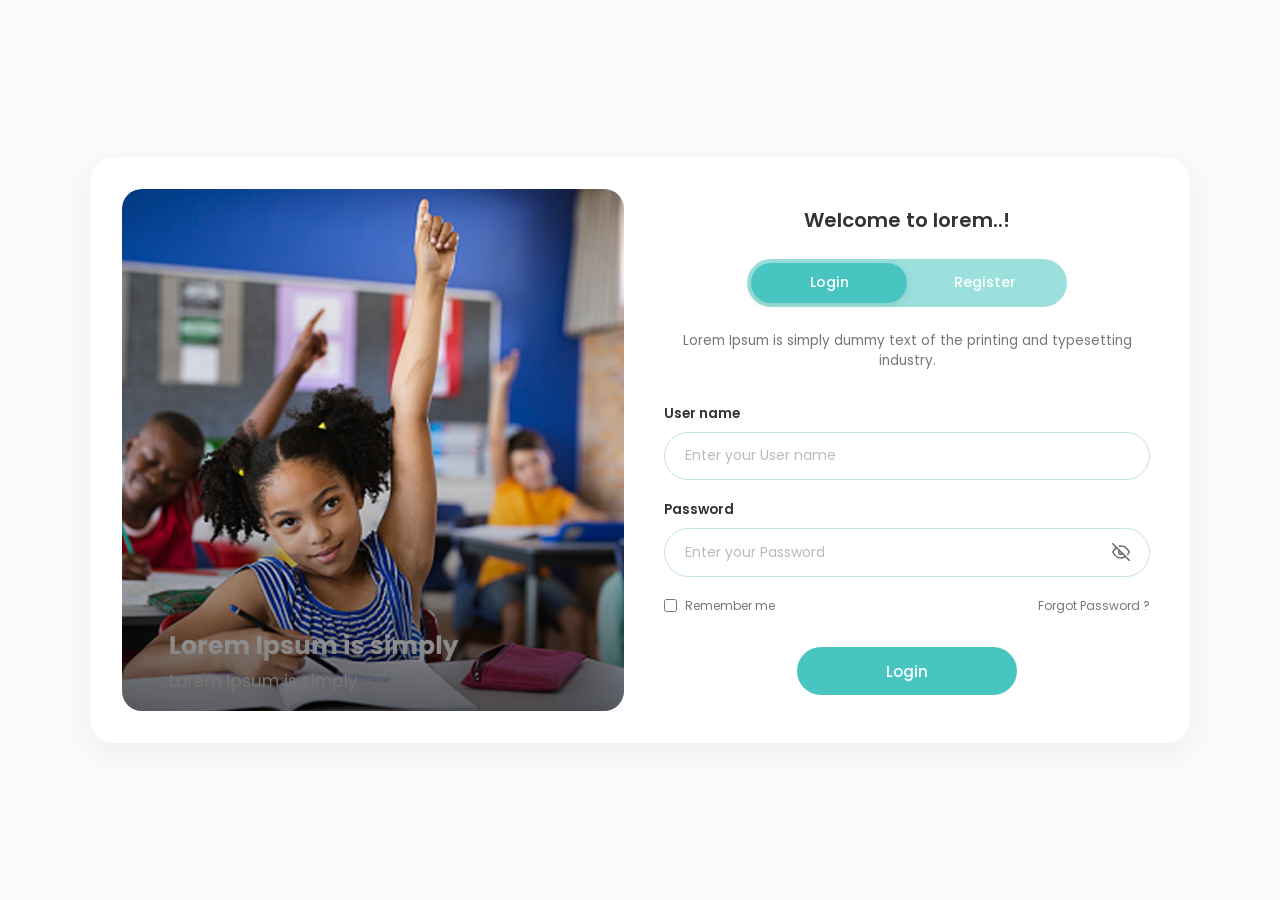
<file: hello.html>
<!DOCTYPE html>
<html lang="en">
<head>
  <meta charset="UTF-8">
  <meta name="viewport" content="width=device-width, initial-scale=1.0">
  <title>Login Page</title>
  <link rel="stylesheet" href="login.css">
  <link rel="preconnect" href="https://fonts.googleapis.com">
  <link rel="preconnect" href="https://fonts.gstatic.com" crossorigin>
  <link href="https://fonts.googleapis.com/css2?family=Poppins:wght@300;400;500;600;700&display=swap" rel="stylesheet">
  
</head>
<body>

  <main class="container">
    <!-- Left Hero Image Section -->
    <div class="hero-card">
      <img src="images/figma pic 1.png" alt="Students in classroom" class="hero-image">
      <div class="hero-overlay"></div>
      <div class="hero-content">
      </div>
    </div>

    <!-- Right Login Form Section -->
    <div class="form-wrapper">
      <h1 class="form-title">Welcome to lorem..!</h1>

      <!-- Login / Register Toggle -->
      <div class="toggle-pill">
        <button class="toggle-btn active" type="button">Login</button>
        <button class="toggle-btn" type="button">Register</button>
      </div>

      <p class="form-description">
        Lorem Ipsum is simply dummy text of the printing and typesetting industry.
      </p>

      <form onsubmit="event.preventDefault();">
        <!-- Username Field -->
        <div class="form-group">
          <label for="username" class="form-label">User name</label>
          <div class="input-wrapper">
            <input type="text" id="username" class="form-input" placeholder="Enter your User name" required>
          </div>
        </div>

        <!-- Password Field -->
        <div class="form-group">
          <label for="password" class="form-label">Password</label>
          <div class="input-wrapper">
            <input type="password" id="password" class="form-input" placeholder="Enter your Password" required>
            <span class="toggle-password" id="eyeIcon">
              <svg width="18" height="18" viewBox="0 0 24 24" fill="none" stroke="currentColor" stroke-width="2" stroke-linecap="round" stroke-linejoin="round">
                <path d="M17.94 17.94A10.07 10.07 0 0 1 12 20c-7 0-11-8-11-8a18.45 18.45 0 0 1 5.06-5.94M9.9 4.24A9.12 9.12 0 0 1 12 4c7 0 11 8 11 8a18.5 18.5 0 0 1-2.16 3.19m-6.72-1.07a3 3 0 1 1-4.24-4.24"></path>
                <line x1="1" y1="1" x2="23" y2="23"></line>
              </svg>
            </span>
          </div>
        </div>

        <!-- Remember Me & Forgot Password -->
        <div class="form-options">
          <label class="checkbox-label">
            <input type="checkbox"> Remember me
          </label>
          <a href="#" class="forgot-link">Forgot Password ?</a>
        </div>

        <!-- Submit Button -->
        <button type="submit" class="btn-submit" onclick="window.location.href='index.html'">Login</button>
      </form>
    </div>
  </main>

</body>
</html>
</file>
<file: login.css>
:root {
      --primary-color: #49c5c1;
      --primary-hover: #3ab1ad;
      --pill-bg: #9be0dc;
      --text-dark: #333333;
      --text-muted: #777777;
      --border-color: #bfe5e3;
    }

    * {
      box-sizing: border-box;
      margin: 0;
      padding: 0;
      font-family: 'Poppins', sans-serif;
    }

    body {
      background-color: #f8fafc;
      min-height: 100vh;
      display: flex;
      align-items: center;
      justify-content: center;
      padding: 1.5rem;
    }

    /* Outer Wrapper Container */
    .container {
      background: #ffffff;
      width: 100%;
      max-width: 1100px;
      border-radius: 24px;
      display: grid;
      grid-template-columns: 1fr;
      gap: 2rem;
      padding: 1.5rem;
      box-shadow: 0 10px 30px rgba(0, 0, 0, 0.05);
    }

    /* Responsive Grid Layout for Desktop */
    @media (min-width: 850px) {
      .container {
        grid-template-columns: 1fr 1fr;
        padding: 2rem;
        align-items: center;
      }
    }

    /* Left Side: Image Container */
    .hero-card {
      position: relative;
      border-radius: 20px;
      overflow: hidden;
      min-height: 350px;
      height: 100%;
      display: flex;
      align-items: flex-end;
    }

    .hero-image {
      position: absolute;
      top: 0;
      left: 0;
      width: 100%;
      height: 100%;
      object-fit: cover;
      z-index: 1;
    }

    /* Dark gradient over image for readable text overlay */
    .hero-overlay {
      position: absolute;
      bottom: 0;
      left: 0;
      right: 0;
      height: 50%;
      background: linear-gradient(to top, rgba(0, 0, 0, 0.6), transparent);
      z-index: 2;
    }

    .hero-content {
      position: relative;
      z-index: 3;
      padding: 2rem;
      color: #ffffff;
    }

    .hero-content h2 {
      font-size: 1.5rem;
      font-weight: 600;
      margin-bottom: 0.25rem;
    }

    .hero-content p {
      font-size: 0.9rem;
      opacity: 0.9;
      font-weight: 300;
    }

    /* Right Side: Form Container */
    .form-wrapper {
      padding: 1rem 0.5rem;
      display: flex;
      flex-direction: column;
      justify-content: center;
    }

    .form-title {
      text-align: center;
      font-size: 1.25rem;
      color: var(--text-dark);
      margin-bottom: 1.5rem;
      font-weight: 600;
    }

    /* Login/Register Toggle Switch */
    .toggle-pill {
      background-color: var(--pill-bg);
      border-radius: 50px;
      display: flex;
      padding: 4px;
      max-width: 320px;
      margin: 0 auto 1.5rem auto;
      width: 100%;
    }

    .toggle-btn {
      flex: 1;
      padding: 0.6rem 1rem;
      border: none;
      border-radius: 50px;
      background: transparent;
      color: #ffffff;
      font-size: 0.9rem;
      font-weight: 500;
      cursor: pointer;
      transition: all 0.3s ease;
    }

    .toggle-btn.active {
      background-color: var(--primary-color);
      color: #ffffff;
      box-shadow: 0 2px 8px rgba(0, 0, 0, 0.1);
    }

    .form-description {
      text-align: center;
      color: var(--text-muted);
      font-size: 0.85rem;
      line-height: 1.5;
      margin-bottom: 2rem;
      padding: 0 0.5rem;
    }

    /* Form Inputs */
    .form-group {
      margin-bottom: 1.25rem;
    }

    .form-label {
      display: block;
      font-size: 0.85rem;
      font-weight: 600;
      color: var(--text-dark);
      margin-bottom: 0.5rem;
    }

    .input-wrapper {
      position: relative;
    }

    .form-input {
      width: 100%;
      padding: 0.8rem 1.25rem;
      border: 1.5px solid var(--border-color);
      border-radius: 50px;
      font-size: 0.875rem;
      outline: none;
      transition: border-color 0.2s ease;
      color: var(--text-dark);
    }

    .form-input::placeholder {
      color: #bbbbbb;
    }

    .form-input:focus {
      border-color: var(--primary-color);
    }

    /* Eye icon for password field */
    .toggle-password {
      position: absolute;
      right: 1.25rem;
      top: 50%;
      transform: translateY(-50%);
      cursor: pointer;
      color: #666;
      display: flex;
      align-items: center;
    }

    /* Remember me & Forgot Password Options */
    .form-options {
      display: flex;
      justify-content: space-between;
      align-items: center;
      font-size: 0.75rem;
      color: var(--text-muted);
      margin-top: 0.5rem;
      margin-bottom: 2rem;
    }

    .checkbox-label {
      display: flex;
      align-items: center;
      gap: 0.5rem;
      cursor: pointer;
    }

    .forgot-link {
      color: var(--text-muted);
      text-decoration: none;
      transition: color 0.2s;
    }

    .forgot-link:hover {
      color: var(--primary-color);
    }

    /* Action Button */
    .btn-submit {
      width: 100%;
      max-width: 220px;
      margin: 0 auto;
      display: block;
      padding: 0.8rem 1.5rem;
      background-color: var(--primary-color);
      color: white;
      border: none;
      border-radius: 50px;
      font-size: 0.95rem;
      font-weight: 500;
      cursor: pointer;
      transition: background-color 0.2s ease, transform 0.1s ease;
    }

    .btn-submit:hover {
      background-color: var(--primary-hover);
    }

    .btn-submit:active {
      transform: scale(0.98);
    }
</file>
